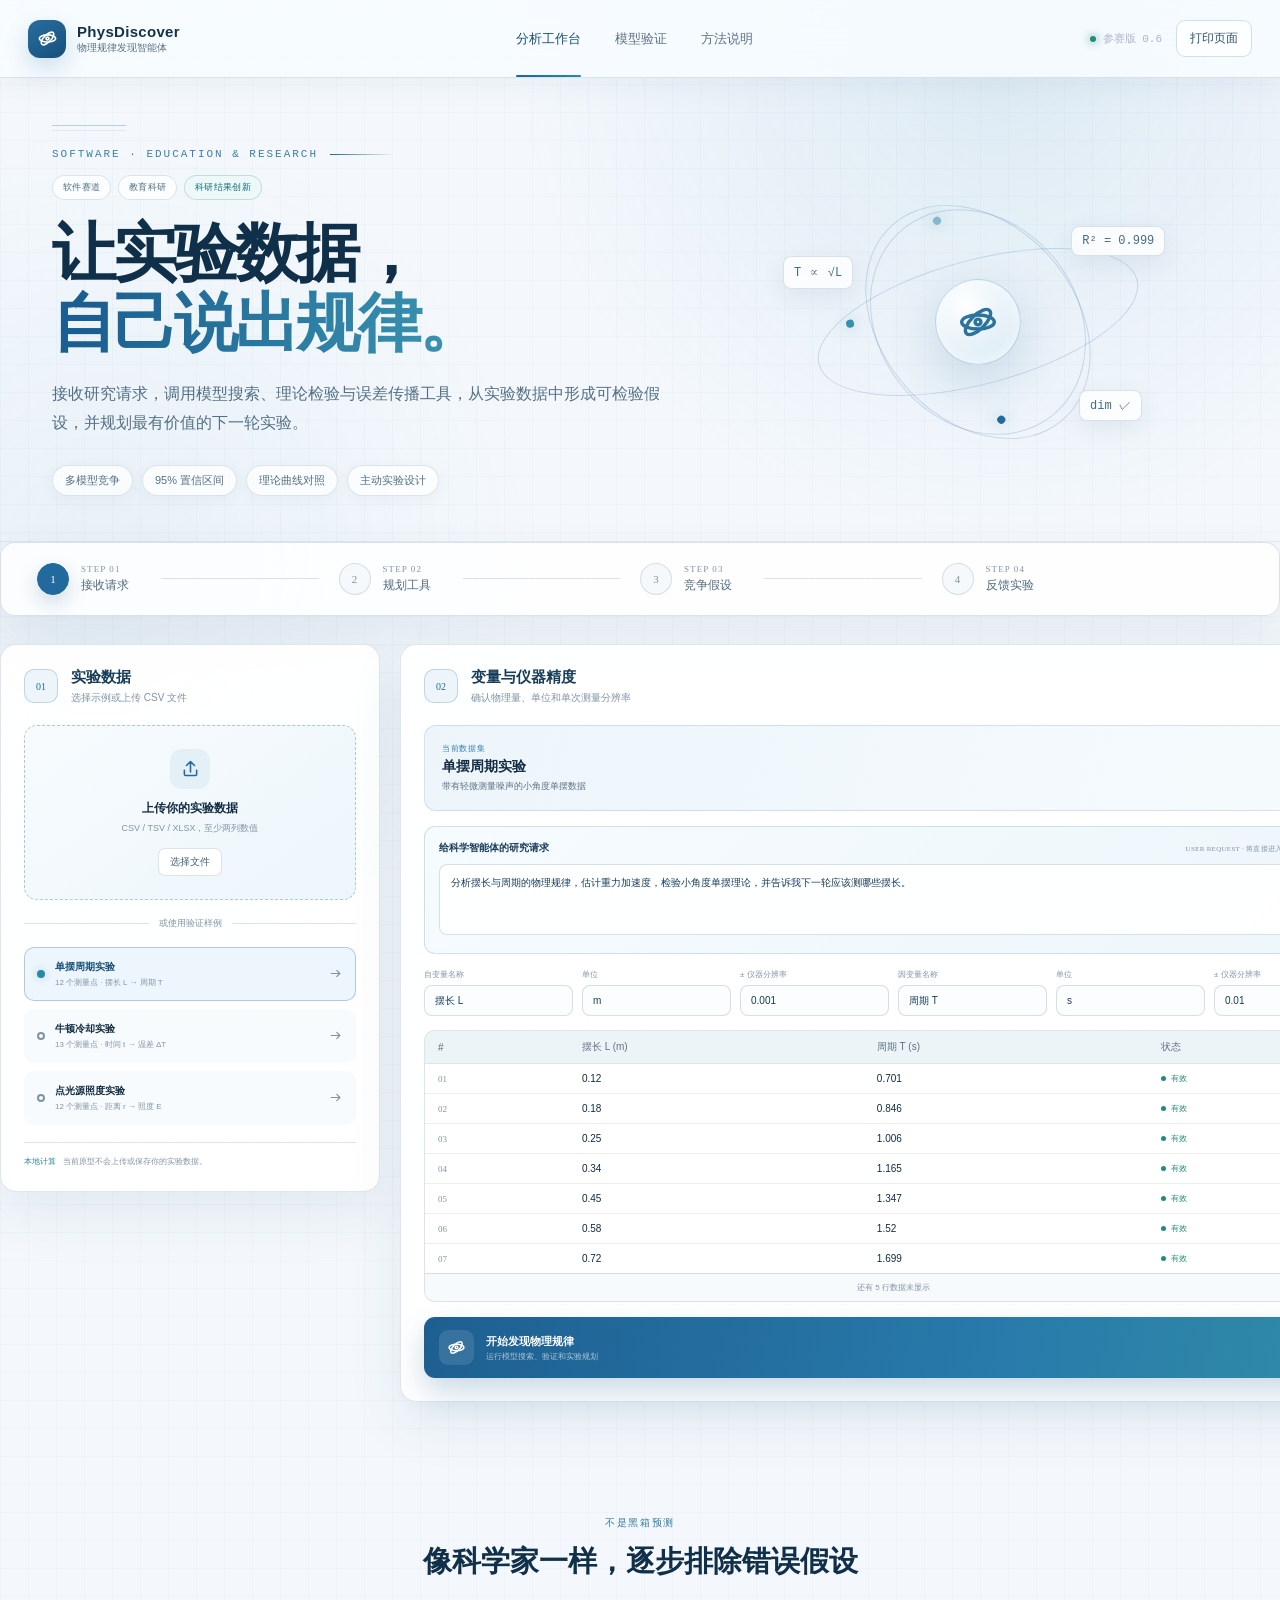
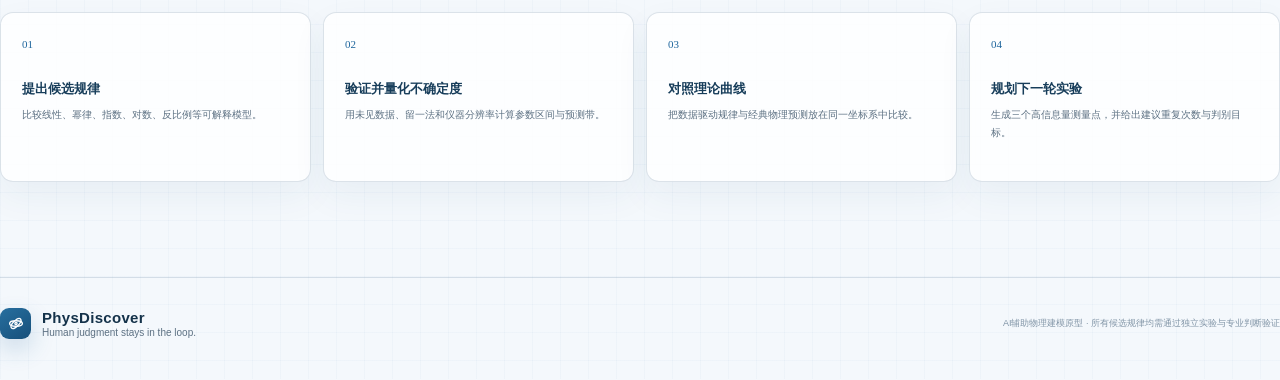
<file: index.html>
<!DOCTYPE html><html lang="zh-CN"><head><meta charSet="utf-8"/><meta name="viewport" content="width=device-width, initial-scale=1"/><link rel="stylesheet" href="/_next/static/chunks/0x7vfk76heco-.css" data-precedence="next"/><link rel="preload" as="script" fetchPriority="low" href="/_next/static/chunks/0kzxnmbgkw8a3.js"/><script src="/_next/static/chunks/1mw765o8mws5i.js" async=""></script><script src="/_next/static/chunks/0npg3y4613k6h.js" async=""></script><script src="/_next/static/chunks/turbopack-38wkwys9cii3s.js" async=""></script><script src="/_next/static/chunks/270o2fvewddqa.js" async=""></script><script src="/_next/static/chunks/0eri53clpvbyo.js" async=""></script><title>PhysDiscover | 物理规律发现智能体</title><meta name="description" content="从实验数据中发现可解释方程，验证物理规律，并规划下一次实验。"/><link rel="icon" href="/icon.svg?icon.3h99lpz4jo2ez.svg" sizes="any" type="image/svg+xml"/><script src="/_next/static/chunks/0cz1d0mv5g_q7.js" noModule=""></script></head><body><div hidden=""><!--$--><!--/$--></div><main><header class="topbar"><a class="brand" href="#top" aria-label="PhysDiscover 首页"><span class="brand-mark"><svg viewBox="0 0 24 24" aria-hidden="true"><ellipse cx="12" cy="12" rx="8.5" ry="3.7"></ellipse><ellipse cx="12" cy="12" rx="3.7" ry="8.5" transform="rotate(45 12 12)"></ellipse><circle cx="12" cy="12" r="1.5"></circle></svg></span><span><strong>PhysDiscover</strong><small>物理规律发现智能体</small></span></a><nav><a class="active" href="#workspace">分析工作台</a><a href="#results">模型验证</a><a href="#method">方法说明</a></nav><div class="top-actions"><span class="prototype-tag"><i></i> 参赛版 0.6</span><button class="ghost-btn">打印页面</button></div></header><section class="hero" id="top"><div class="hero-copy"><div class="eyebrow"><span>SOFTWARE · EDUCATION &amp; RESEARCH</span><i></i></div><div class="competition-route"><span>软件赛道</span><span>教育科研</span><strong>科研结果创新</strong></div><h1>让实验数据，<br/><em>自己说出规律。</em></h1><p>接收研究请求，调用模型搜索、理论检验与误差传播工具，从实验数据中形成可检验假设，并规划最有价值的下一轮实验。</p><div class="hero-pills"><span>多模型竞争</span><span>95% 置信区间</span><span>理论曲线对照</span><span>主动实验设计</span></div></div><div class="hero-orbit" aria-hidden="true"><div class="orbit orbit-one"><i></i></div><div class="orbit orbit-two"><i></i></div><div class="orbit orbit-three"><i></i></div><div class="core"><svg viewBox="0 0 24 24" aria-hidden="true"><ellipse cx="12" cy="12" rx="8.5" ry="3.7"></ellipse><ellipse cx="12" cy="12" rx="3.7" ry="8.5" transform="rotate(45 12 12)"></ellipse><circle cx="12" cy="12" r="1.5"></circle></svg></div><span class="formula f1">T ∝ √L</span><span class="formula f2">R² = 0.999</span><span class="formula f3">dim ✓</span></div></section><section class="stepbar" aria-label="分析流程"><div class="step current"><span>1</span><div><small>STEP 0<!-- -->1</small><strong>接收请求</strong></div><i class="step-line"></i></div><div class="step "><span>2</span><div><small>STEP 0<!-- -->2</small><strong>规划工具</strong></div><i class="step-line"></i></div><div class="step "><span>3</span><div><small>STEP 0<!-- -->3</small><strong>竞争假设</strong></div><i class="step-line"></i></div><div class="step "><span>4</span><div><small>STEP 0<!-- -->4</small><strong>反馈实验</strong></div></div></section><section class="workspace" id="workspace"><aside class="panel source-panel"><div class="panel-title"><div><span class="section-number">01</span><div><h2>实验数据</h2><p>选择示例或上传 CSV 文件</p></div></div></div><button class="upload-zone"><span class="upload-icon"><svg viewBox="0 0 24 24" aria-hidden="true"><path d="M12 16V4m0 0L7.5 8.5M12 4l4.5 4.5M5 14v4.5A1.5 1.5 0 006.5 20h11a1.5 1.5 0 001.5-1.5V14"></path></svg></span><strong>上传你的实验数据</strong><small>CSV / TSV / XLSX，至少两列数值</small><span class="upload-cta">选择文件</span></button><input type="file" accept=".csv,.tsv,.txt,.xlsx" hidden=""/><div class="divider"><span>或使用验证样例</span></div><div class="sample-list"><button class="selected"><span class="sample-dot"></span><span><strong>单摆周期实验</strong><small>12<!-- --> 个测量点 · <!-- -->摆长 L<!-- --> → <!-- -->周期 T</small></span><svg viewBox="0 0 24 24" aria-hidden="true"><path d="M5 12h14m-5-5l5 5-5 5"></path></svg></button><button class=""><span class="sample-dot"></span><span><strong>牛顿冷却实验</strong><small>13<!-- --> 个测量点 · <!-- -->时间 t<!-- --> → <!-- -->温差 ΔT</small></span><svg viewBox="0 0 24 24" aria-hidden="true"><path d="M5 12h14m-5-5l5 5-5 5"></path></svg></button><button class=""><span class="sample-dot"></span><span><strong>点光源照度实验</strong><small>12<!-- --> 个测量点 · <!-- -->距离 r<!-- --> → <!-- -->照度 E</small></span><svg viewBox="0 0 24 24" aria-hidden="true"><path d="M5 12h14m-5-5l5 5-5 5"></path></svg></button></div><div class="privacy-note"><span>本地计算</span> 当前原型不会上传或保存你的实验数据。</div></aside><section class="panel data-panel"><div class="panel-title"><div><span class="section-number">02</span><div><h2>变量与仪器精度</h2><p>确认物理量、单位和单次测量分辨率</p></div></div><span class="quality-badge"><svg viewBox="0 0 24 24" aria-hidden="true"><path d="M5 12.5l4.2 4.2L19 7"></path></svg> 数据可分析</span></div><div class="dataset-summary"><div><small>当前数据集</small><strong>单摆周期实验</strong><p>带有轻微测量噪声的小角度单摆数据</p></div><span>12<small>有效点</small></span></div><label class="agent-request-card"><span><strong>给科学智能体的研究请求</strong><small>USER REQUEST · 将直接进入规划与工具调用流程</small></span><textarea rows="3" placeholder="例如：分析摆长与周期的规律，估计重力加速度，并建议下一轮实验。">分析摆长与周期的物理规律，估计重力加速度，检验小角度单摆理论，并告诉我下一轮应该测哪些摆长。</textarea></label><div class="variable-grid"><label><span>自变量名称</span><input value="摆长 L"/></label><label><span>单位</span><input placeholder="例如 m" value="m"/></label><label><span>± 仪器分辨率</span><input type="number" min="0" step="any" value="0.001"/></label><label><span>因变量名称</span><input value="周期 T"/></label><label><span>单位</span><input placeholder="例如 s" value="s"/></label><label><span>± 仪器分辨率</span><input type="number" min="0" step="any" value="0.01"/></label></div><div class="table-wrap"><table><thead><tr><th>#</th><th>摆长 L<!-- --> <!-- -->(m)</th><th>周期 T<!-- --> <!-- -->(s)</th><th>状态</th></tr></thead><tbody><tr><td>01</td><td>0.12</td><td>0.701</td><td><span class="valid-dot"></span>有效</td></tr><tr><td>02</td><td>0.18</td><td>0.846</td><td><span class="valid-dot"></span>有效</td></tr><tr><td>03</td><td>0.25</td><td>1.006</td><td><span class="valid-dot"></span>有效</td></tr><tr><td>04</td><td>0.34</td><td>1.165</td><td><span class="valid-dot"></span>有效</td></tr><tr><td>05</td><td>0.45</td><td>1.347</td><td><span class="valid-dot"></span>有效</td></tr><tr><td>06</td><td>0.58</td><td>1.52</td><td><span class="valid-dot"></span>有效</td></tr><tr><td>07</td><td>0.72</td><td>1.699</td><td><span class="valid-dot"></span>有效</td></tr></tbody></table><div class="more-rows">还有 <!-- -->5<!-- --> 行数据未显示</div></div><button class="analyze-btn "><span class="analyze-icon"><svg viewBox="0 0 24 24" aria-hidden="true"><ellipse cx="12" cy="12" rx="8.5" ry="3.7"></ellipse><ellipse cx="12" cy="12" rx="3.7" ry="8.5" transform="rotate(45 12 12)"></ellipse><circle cx="12" cy="12" r="1.5"></circle></svg></span><span><strong>开始发现物理规律</strong><small>运行模型搜索、验证和实验规划</small></span><svg viewBox="0 0 24 24" aria-hidden="true"><path d="M5 12h14m-5-5l5 5-5 5"></path></svg></button></section></section><section class="method-preview" id="method"><div class="section-kicker">不是黑箱预测</div><h2>像科学家一样，逐步排除错误假设</h2><div class="method-grid"><article><span>01</span><h3>提出候选规律</h3><p>比较线性、幂律、指数、对数、反比例等可解释模型。</p></article><article><span>02</span><h3>验证并量化不确定度</h3><p>用未见数据、留一法和仪器分辨率计算参数区间与预测带。</p></article><article><span>03</span><h3>对照理论曲线</h3><p>把数据驱动规律与经典物理预测放在同一坐标系中比较。</p></article><article><span>04</span><h3>规划下一轮实验</h3><p>生成三个高信息量测量点，并给出建议重复次数与判别目标。</p></article></div></section><footer><div class="brand footer-brand"><span class="brand-mark"><svg viewBox="0 0 24 24" aria-hidden="true"><ellipse cx="12" cy="12" rx="8.5" ry="3.7"></ellipse><ellipse cx="12" cy="12" rx="3.7" ry="8.5" transform="rotate(45 12 12)"></ellipse><circle cx="12" cy="12" r="1.5"></circle></svg></span><span><strong>PhysDiscover</strong><small>Human judgment stays in the loop.</small></span></div><p>AI辅助物理建模原型 · 所有候选规律均需通过独立实验与专业判断验证</p></footer></main><!--$--><!--/$--><script src="/_next/static/chunks/0kzxnmbgkw8a3.js" id="_R_" async=""></script><script>(self.__next_f=self.__next_f||[]).push([0])</script><script>self.__next_f.push([1,"1:\"$Sreact.fragment\"\n2:I[89478,[\"/_next/static/chunks/270o2fvewddqa.js\"],\"default\"]\n3:I[6453,[\"/_next/static/chunks/270o2fvewddqa.js\"],\"default\"]\n4:I[64289,[\"/_next/static/chunks/270o2fvewddqa.js\"],\"ClientPageRoot\"]\n5:I[81694,[\"/_next/static/chunks/270o2fvewddqa.js\",\"/_next/static/chunks/0eri53clpvbyo.js\"],\"default\"]\n8:I[72905,[\"/_next/static/chunks/270o2fvewddqa.js\"],\"OutletBoundary\"]\n9:\"$Sreact.suspense\"\nb:I[72905,[\"/_next/static/chunks/270o2fvewddqa.js\"],\"ViewportBoundary\"]\nd:I[72905,[\"/_next/static/chunks/270o2fvewddqa.js\"],\"MetadataBoundary\"]\nf:I[99389,[\"/_next/static/chunks/270o2fvewddqa.js\"],\"default\",1]\n:HL[\"/_next/static/chunks/0x7vfk76heco-.css\",\"style\"]\n"])</script><script>self.__next_f.push([1,"0:{\"P\":null,\"c\":[\"\",\"\"],\"q\":\"\",\"i\":false,\"f\":[[[\"\",{\"children\":[\"__PAGE__\",{}]},\"$undefined\",\"$undefined\",16],[[\"$\",\"$1\",\"c\",{\"children\":[[[\"$\",\"link\",\"0\",{\"rel\":\"stylesheet\",\"href\":\"/_next/static/chunks/0x7vfk76heco-.css\",\"precedence\":\"next\",\"crossOrigin\":\"$undefined\",\"nonce\":\"$undefined\"}],[\"$\",\"script\",\"script-0\",{\"src\":\"/_next/static/chunks/270o2fvewddqa.js\",\"async\":true,\"nonce\":\"$undefined\"}]],[\"$\",\"html\",null,{\"lang\":\"zh-CN\",\"children\":[\"$\",\"body\",null,{\"children\":[\"$\",\"$L2\",null,{\"parallelRouterKey\":\"children\",\"error\":\"$undefined\",\"errorStyles\":\"$undefined\",\"errorScripts\":\"$undefined\",\"template\":[\"$\",\"$L3\",null,{}],\"templateStyles\":\"$undefined\",\"templateScripts\":\"$undefined\",\"notFound\":[[[\"$\",\"title\",null,{\"children\":\"404: This page could not be found.\"}],[\"$\",\"div\",null,{\"style\":{\"fontFamily\":\"system-ui,\\\"Segoe UI\\\",Roboto,Helvetica,Arial,sans-serif,\\\"Apple Color Emoji\\\",\\\"Segoe UI Emoji\\\"\",\"height\":\"100vh\",\"textAlign\":\"center\",\"display\":\"flex\",\"flexDirection\":\"column\",\"alignItems\":\"center\",\"justifyContent\":\"center\"},\"children\":[\"$\",\"div\",null,{\"children\":[[\"$\",\"style\",null,{\"dangerouslySetInnerHTML\":{\"__html\":\"body{color:#000;background:#fff;margin:0}.next-error-h1{border-right:1px solid rgba(0,0,0,.3)}@media (prefers-color-scheme:dark){body{color:#fff;background:#000}.next-error-h1{border-right:1px solid rgba(255,255,255,.3)}}\"}}],[\"$\",\"h1\",null,{\"className\":\"next-error-h1\",\"style\":{\"display\":\"inline-block\",\"margin\":\"0 20px 0 0\",\"padding\":\"0 23px 0 0\",\"fontSize\":24,\"fontWeight\":500,\"verticalAlign\":\"top\",\"lineHeight\":\"49px\"},\"children\":404}],[\"$\",\"div\",null,{\"style\":{\"display\":\"inline-block\"},\"children\":[\"$\",\"h2\",null,{\"style\":{\"fontSize\":14,\"fontWeight\":400,\"lineHeight\":\"49px\",\"margin\":0},\"children\":\"This page could not be found.\"}]}]]}]}]],[]],\"forbidden\":\"$undefined\",\"unauthorized\":\"$undefined\"}]}]}]]}],{\"children\":[[\"$\",\"$1\",\"c\",{\"children\":[[\"$\",\"$L4\",null,{\"Component\":\"$5\",\"serverProvidedParams\":{\"searchParams\":{},\"params\":{},\"promises\":[\"$@6\",\"$@7\"]}}],[[\"$\",\"script\",\"script-0\",{\"src\":\"/_next/static/chunks/0eri53clpvbyo.js\",\"async\":true,\"nonce\":\"$undefined\"}]],[\"$\",\"$L8\",null,{\"children\":[\"$\",\"$9\",null,{\"name\":\"Next.MetadataOutlet\",\"children\":\"$@a\"}]}]]}],{},null,false,null]},null,false,null],[\"$\",\"$1\",\"h\",{\"children\":[null,[\"$\",\"$Lb\",null,{\"children\":\"$Lc\"}],[\"$\",\"div\",null,{\"hidden\":true,\"children\":[\"$\",\"$Ld\",null,{\"children\":[\"$\",\"$9\",null,{\"name\":\"Next.Metadata\",\"children\":\"$Le\"}]}]}],null]}],false]],\"m\":\"$undefined\",\"G\":[\"$f\",[[\"$\",\"link\",\"0\",{\"rel\":\"stylesheet\",\"href\":\"/_next/static/chunks/0x7vfk76heco-.css\",\"precedence\":\"next\",\"crossOrigin\":\"$undefined\",\"nonce\":\"$undefined\"}]]],\"S\":true,\"h\":null,\"s\":\"$undefined\",\"l\":\"$undefined\",\"p\":\"$undefined\",\"d\":\"$undefined\",\"b\":\"4eQtIt0Q7JwVmwk9v_l5J\"}\n"])</script><script>self.__next_f.push([1,"6:{}\n7:\"$0:f:0:1:1:children:0:props:children:0:props:serverProvidedParams:params\"\n"])</script><script>self.__next_f.push([1,"c:[[\"$\",\"meta\",\"0\",{\"charSet\":\"utf-8\"}],[\"$\",\"meta\",\"1\",{\"name\":\"viewport\",\"content\":\"width=device-width, initial-scale=1\"}]]\n"])</script><script>self.__next_f.push([1,"10:I[73596,[\"/_next/static/chunks/270o2fvewddqa.js\"],\"IconMark\"]\na:null\ne:[[\"$\",\"title\",\"0\",{\"children\":\"PhysDiscover | 物理规律发现智能体\"}],[\"$\",\"meta\",\"1\",{\"name\":\"description\",\"content\":\"从实验数据中发现可解释方程，验证物理规律，并规划下一次实验。\"}],[\"$\",\"link\",\"2\",{\"rel\":\"icon\",\"href\":\"/icon.svg?icon.3h99lpz4jo2ez.svg\",\"sizes\":\"any\",\"type\":\"image/svg+xml\"}],[\"$\",\"$L10\",\"3\",{}]]\n"])</script></body></html>
</file>
<file: _next/static/chunks/0x7vfk76heco-.css>
:root{--bg:#f4f8fc;--surface:#fff;--surface-2:#f8fbfe;--surface-3:#edf4fa;--border:#26527729;--border-strong:#1d649a5c;--text:#122c43;--muted:#5d7183;--subtle:#8094a6;--violet:#1f669d;--violet-2:#397faf;--cyan:#2789a8;--amber:#b6782b;--success:#238b78;--shadow:0 20px 55px #234d701a}*{box-sizing:border-box}html{scroll-behavior:smooth}body{color:var(--text);background:linear-gradient(#1f669d07 1px, transparent 1px), linear-gradient(90deg, #1f669d07 1px, transparent 1px), radial-gradient(circle at 78% 3%, #428bbc21, transparent 30rem), radial-gradient(circle at 8% 28%, #5aa4c414, transparent 27rem), var(--bg);background-size:28px 28px,28px 28px,auto,auto,auto;margin:0;font-family:Segoe UI,Microsoft YaHei,PingFang SC,sans-serif}button,input{font:inherit}button,a{-webkit-tap-highlight-color:transparent}button{color:inherit}a{color:inherit;text-decoration:none}svg{fill:none;stroke:currentColor;stroke-width:1.8px;stroke-linecap:round;stroke-linejoin:round}.topbar{border-bottom:1px solid var(--border);z-index:20;-webkit-backdrop-filter:blur(18px);backdrop-filter:blur(18px);background:#070913d4;justify-content:space-between;align-items:center;height:78px;padding:0 max(28px,50vw - 690px);display:flex;position:sticky;top:0}.brand{align-items:center;gap:11px;display:flex}.brand-mark{color:#fff;background:linear-gradient(145deg,#7650ee,#4e2dbe);border-radius:12px;place-items:center;width:38px;height:38px;display:grid;box-shadow:0 0 30px #8154ff40}.brand-mark svg{width:23px;height:23px}.brand>span:last-child{flex-direction:column;display:flex}.brand strong{letter-spacing:.02em;font-size:15px}.brand small{color:var(--muted);margin-top:1px;font-size:10px}.topbar nav{align-self:stretch;gap:34px;display:flex}.topbar nav a{color:var(--muted);align-items:center;font-size:13px;display:flex;position:relative}.topbar nav a.active:after{content:"";background:linear-gradient(90deg, var(--violet), var(--cyan));border-radius:9px;height:2px;position:absolute;bottom:0;left:0;right:0}.top-actions{align-items:center;gap:14px;display:flex}.prototype-tag{color:#aeb5cf;align-items:center;gap:7px;font:11px DM Mono,monospace;display:flex}.prototype-tag i{background:var(--success);width:6px;height:6px;box-shadow:0 0 10px var(--success);border-radius:50%}.ghost-btn,.results-actions button{border:1px solid var(--border);cursor:pointer;background:#ffffff06;border-radius:9px;padding:9px 13px;font-size:12px}.ghost-btn:hover,.results-actions button:hover{border-color:var(--border-strong);background:#845bff14}.hero{grid-template-columns:1.15fr .85fr;align-items:center;max-width:1380px;min-height:390px;margin:0 auto;padding:70px 52px 45px;display:grid;overflow:hidden}.hero-copy{z-index:2;position:relative}.eyebrow{color:var(--violet-2);letter-spacing:.18em;align-items:center;gap:12px;font:11px DM Mono,monospace;display:flex}.eyebrow i{background:linear-gradient(90deg, var(--violet), transparent);width:64px;height:1px}.competition-route{flex-wrap:wrap;align-items:center;gap:7px;margin-top:15px;display:flex}.competition-route span,.competition-route strong{border:1px solid var(--border);letter-spacing:.03em;border-radius:999px;padding:5px 10px;font-size:9px;font-weight:500}.hero h1{letter-spacing:-.055em;margin:19px 0 20px;font-size:clamp(46px,5vw,72px);line-height:1.09}.hero h1 em{color:#0000;background:linear-gradient(100deg,#a68cff 5%,#6dd9d0 90%);-webkit-background-clip:text;background-clip:text;font-style:normal}.hero-copy>p{color:#abb1ca;max-width:620px;font-size:16px;line-height:1.85}.hero-pills{flex-wrap:wrap;gap:9px;margin-top:27px;display:flex}.hero-pills span{border:1px solid var(--border);color:#9da4c0;background:#ffffff06;border-radius:30px;padding:7px 12px;font-size:11px}.hero-orbit{justify-self:center;width:390px;height:300px;position:relative}.orbit{border:1px solid #8f6fff33;border-radius:50%;position:absolute;inset:50%;transform:translate(-50%,-50%)rotate(-15deg)}.orbit-one{width:330px;height:125px}.orbit-two{width:260px;height:195px;transform:translate(-50%,-50%)rotate(49deg)}.orbit-three{width:200px;height:240px;transform:translate(-50%,-50%)rotate(-38deg)}.orbit i{background:var(--cyan);width:8px;height:8px;box-shadow:0 0 15px var(--cyan);border-radius:50%;position:absolute;top:21%;left:11%}.orbit-two i{background:var(--violet);box-shadow:0 0 15px var(--violet);top:72%;left:83%}.orbit-three i{background:var(--amber);box-shadow:0 0 15px var(--amber);top:4%;left:63%}.core{color:#d6ceff;background:radial-gradient(circle at 35% 30%,#49368b,#15172d 65%);border-radius:50%;place-items:center;width:86px;height:86px;display:grid;position:absolute;top:50%;left:50%;transform:translate(-50%,-50%);box-shadow:0 0 60px #7856ff59,inset 0 0 25px #ffffff0d}.core svg{width:46px;height:46px}.formula{color:#aaa3c9;border:1px solid var(--border);-webkit-backdrop-filter:blur(8px);backdrop-filter:blur(8px);background:#0b0d1bbf;border-radius:8px;padding:7px 10px;font:12px DM Mono,monospace;position:absolute}.f1{top:28%;left:0}.f2{top:18%;right:2%}.f3{color:var(--cyan);bottom:17%;right:8%}.stepbar{border:1px solid var(--border);max-width:1280px;box-shadow:var(--shadow);background:#0d1020b8;border-radius:15px;grid-template-columns:repeat(4,1fr);margin:0 auto 28px;padding:20px 36px;display:grid}.step{align-items:center;gap:12px;display:flex;position:relative}.step>span{border:1px solid var(--border);width:32px;height:32px;color:var(--subtle);background:var(--surface);border-radius:50%;place-items:center;font:11px DM Mono;display:grid}.step>span svg{width:16px}.step.current>span{color:#fff;background:var(--violet);border-color:var(--violet);box-shadow:0 0 20px #8d66ff59}.step>div{flex-direction:column;gap:3px;display:flex}.step small{color:var(--subtle);letter-spacing:.12em;font:9px DM Mono}.step strong{color:#aeb4cb;font-size:12px;font-weight:500}.step-line{background:var(--border);flex:1;height:1px;margin:0 20px}.workspace{grid-template-columns:380px 1fr;align-items:start;gap:20px;max-width:1280px;margin:0 auto;padding-bottom:80px;display:grid}.panel,.result-card,.agent-log{border:1px solid var(--border);box-shadow:var(--shadow);background:linear-gradient(145deg,#12162aed,#0a0d1bf2);border-radius:16px}.panel{padding:23px}.panel-title{justify-content:space-between;align-items:center;margin-bottom:20px;display:flex}.panel-title>div{align-items:center;gap:13px;display:flex}.section-number{color:var(--violet-2);background:#8d66ff14;border:1px solid #8d66ff4d;border-radius:10px;place-items:center;width:34px;height:34px;font:10px DM Mono;display:grid}.panel-title h2{margin:0 0 4px;font-size:15px}.panel-title p{color:var(--subtle);margin:0;font-size:10px}.upload-zone{cursor:pointer;background:linear-gradient(145deg,#7853f50f,#1fcbc006);border:1px dashed #8b75e261;border-radius:13px;flex-direction:column;justify-content:center;align-items:center;width:100%;min-height:175px;transition:all .2s;display:flex}.upload-zone:hover{border-color:var(--violet);background:#7853f517;transform:translateY(-2px)}.upload-icon{width:40px;height:40px;color:var(--violet-2);background:#8d66ff1f;border-radius:12px;place-items:center;margin-bottom:11px;display:grid}.upload-icon svg{width:21px}.upload-zone strong{font-size:12px}.upload-zone small{color:var(--subtle);margin:5px 0 13px;font-size:9px}.upload-cta{border:1px solid var(--border);color:#afb5cb;border-radius:7px;padding:6px 11px;font-size:10px}.divider{color:var(--subtle);align-items:center;gap:10px;margin:17px 0;font-size:9px;display:flex}.divider:before,.divider:after{content:"";background:var(--border);flex:1;height:1px}.sample-list{flex-direction:column;gap:8px;display:flex}.sample-list button{text-align:left;cursor:pointer;background:#ffffff06;border:1px solid #0000;border-radius:10px;grid-template-columns:auto 1fr auto;align-items:center;gap:10px;padding:12px;display:grid}.sample-list button:hover,.sample-list button.selected{border-color:var(--border-strong);background:#885eff13}.sample-list button>svg{width:15px;color:var(--subtle)}.sample-list button>span:nth-child(2){flex-direction:column;gap:3px;display:flex}.sample-list strong{font-size:10px;font-weight:600}.sample-list small{color:var(--subtle);font-size:8px}.sample-dot{border:2px solid var(--subtle);border-radius:50%;width:8px;height:8px}.selected .sample-dot{border-color:var(--cyan);background:var(--cyan);box-shadow:0 0 8px var(--cyan)}.privacy-note{color:var(--subtle);border-top:1px solid var(--border);margin-top:17px;padding-top:13px;font-size:8px;line-height:1.6}.privacy-note span{color:var(--cyan);margin-right:5px}.quality-badge{color:var(--success);background:#45d7ad0f;border:1px solid #45d7ad33;border-radius:20px;align-items:center;gap:5px;padding:6px 8px;font-size:9px;display:flex}.quality-badge svg{width:13px}.dataset-summary{background:linear-gradient(105deg,#8d66ff1f,#27d4c709);border:1px solid #8d66ff2e;border-radius:12px;justify-content:space-between;align-items:center;margin-bottom:15px;padding:17px;display:flex}.dataset-summary>div{flex-direction:column;display:flex}.dataset-summary small{color:var(--violet-2);text-transform:uppercase;letter-spacing:.08em;font-size:8px}.dataset-summary strong{margin:4px 0;font-size:14px}.dataset-summary p{color:var(--muted);margin:0;font-size:9px}.dataset-summary>span{color:#fff;text-align:right;font:27px DM Mono}.dataset-summary>span small{color:var(--subtle);font:8px Noto Sans SC;display:block}.agent-request-card{background:#8d66ff0d;border:1px solid #8d66ff33;border-radius:11px;margin-bottom:15px;padding:14px;display:block}.agent-request-card>span{justify-content:space-between;align-items:baseline;gap:12px;margin-bottom:9px;display:flex}.agent-request-card strong{font-size:10px;font-weight:650}.agent-request-card small{color:var(--subtle);letter-spacing:.04em;text-align:right;font:7px DM Mono}.agent-request-card textarea{resize:vertical;color:#e4e6ef;border:1px solid var(--border);background:#04060e73;border-radius:8px;outline:none;width:100%;min-height:66px;padding:10px 11px;font:10px/1.65 Noto Sans SC,sans-serif}.variable-grid{grid-template-columns:1fr .38fr .5fr 1fr .38fr .5fr;gap:9px;margin-bottom:14px;display:grid}.variable-grid label{flex-direction:column;gap:5px;display:flex}.variable-grid label span{color:var(--subtle);font-size:8px}.variable-grid input{color:#e4e6ef;border:1px solid var(--border);background:#04060e73;border-radius:8px;outline:none;min-width:0;padding:9px 10px;font-size:10px}.table-wrap{border:1px solid var(--border);border-radius:11px;overflow:hidden}table{border-collapse:collapse;width:100%;font-size:10px}th{color:var(--subtle);text-align:left;background:#ffffff06;font-weight:500}th,td{border-bottom:1px solid #949eca16;padding:9px 13px}tbody tr:last-child td{border-bottom:0}td:first-child{color:var(--subtle);font:9px DM Mono}td:last-child{color:var(--success);font-size:8px}.valid-dot{background:var(--success);border-radius:50%;width:5px;height:5px;margin-right:5px;display:inline-block}.more-rows{text-align:center;color:var(--subtle);border-top:1px solid var(--border);background:#ffffff04;padding:8px;font-size:8px}.error-box{color:#ffadb3;background:#f46c7514;border:1px solid #f46c754d;border-radius:9px;margin-top:12px;padding:10px;font-size:10px}.analyze-btn{text-align:left;cursor:pointer;background:linear-gradient(100deg,#6f48dc,#4f38b1 60%,#286b78);border:0;border-radius:11px;grid-template-columns:auto 1fr auto;align-items:center;gap:12px;width:100%;margin-top:15px;padding:13px 15px;display:grid;box-shadow:0 12px 30px #5739c247}.analyze-btn:hover{filter:brightness(1.12);transform:translateY(-1px)}.analyze-btn:disabled{cursor:wait;opacity:.8}.analyze-btn>svg{width:18px}.analyze-icon{background:#ffffff1c;border-radius:9px;place-items:center;width:35px;height:35px;display:grid}.analyze-icon svg{width:21px}.analyze-btn>span:nth-child(2){flex-direction:column;gap:2px;display:flex}.analyze-btn strong{font-size:11px}.analyze-btn small{color:#ffffffa1;font-size:8px}.analyze-btn.running .analyze-icon{animation:1.1s infinite alternate pulse}@keyframes pulse{to{transform:rotate(18deg)scale(1.08);box-shadow:0 0 18px #fff3}}.method-preview{text-align:center;max-width:1280px;margin:0 auto;padding:34px 0 95px}.section-kicker{color:var(--violet-2);letter-spacing:.16em;font:10px DM Mono}.method-preview h2{margin:12px 0 30px;font-size:29px}.method-grid{text-align:left;grid-template-columns:repeat(4,1fr);gap:12px;display:grid}.method-grid article{border:1px solid var(--border);background:#0f1223b3;border-radius:13px;min-height:170px;padding:21px}.method-grid span{color:var(--violet);font:11px DM Mono}.method-grid h3{margin:28px 0 8px;font-size:13px}.method-grid p{color:var(--muted);margin:0;font-size:10px;line-height:1.75}.results{max-width:1280px;margin:0 auto;padding:12px 0 90px;scroll-margin-top:95px}.results-header{justify-content:space-between;align-items:center;margin-bottom:16px;display:flex}.results-header>div:first-child{align-items:center;gap:12px;display:flex}.results-header p{color:var(--violet-2);letter-spacing:.16em;margin:0 0 4px;font:8px DM Mono}.results-header h2{margin:0;font-size:18px}.results-actions{gap:8px;display:flex}.results-actions .primary-small{background:#8d66ff29;border-color:#8d66ff66}.finding-banner{border:1px solid var(--border-strong);background:linear-gradient(100deg,#6f48dc30,#0f1224f2 55%,#1cb1ab14);border-radius:15px;grid-template-columns:auto 1fr repeat(3,auto);align-items:center;gap:20px;margin-bottom:18px;padding:18px 23px;display:grid}.finding-mark{color:#cabfff;background:#8d66ff26;border-radius:13px;place-items:center;width:45px;height:45px;display:grid}.finding-mark svg{width:26px}.finding-banner small{color:var(--muted);font-size:8px}.finding-banner h3{margin:3px 0;font-size:12px}.finding-banner p{color:var(--violet-2);margin:0;font:15px DM Mono}.confidence,.metric{border-left:1px solid var(--border);text-align:center;min-width:92px;padding-left:20px}.confidence span,.metric span{color:var(--cyan);font:20px DM Mono;display:block}.result-grid{grid-template-columns:minmax(0,1.55fr) minmax(320px,.75fr);gap:18px;display:grid}.result-card{padding:20px}.card-head{justify-content:space-between;align-items:flex-start;margin-bottom:13px;display:flex}.card-head h3{margin:0 0 4px;font-size:13px}.card-head p{color:var(--subtle);margin:0;font-size:8px}.legend{color:var(--muted);gap:12px;font-size:8px;display:flex}.legend span{align-items:center;gap:5px;display:flex}.point-key{background:#fff;border-radius:50%;width:6px;height:6px}.line-key{background:linear-gradient(90deg, var(--violet), var(--cyan));width:16px;height:2px}.theory-key{border-top:2px dashed #36a888;width:16px;height:0}.band-key{background:#3d8cb829;border:1px solid #3d8cb83d;border-radius:2px;width:16px;height:7px}.chart-wrap{background:#04060e57;border:1px solid #949eca1a;border-radius:11px;overflow:hidden}.chart{width:100%;height:auto;display:block}.grid-line{stroke:#8c96c11a;stroke-width:1px}.grid-line.vertical{stroke-dasharray:3 7}.tick-label,.axis-label{fill:#747c9d;stroke:none;font:9px DM Mono}.axis-label{fill:#9aa1bc;font-size:10px}.data-halo{fill:#ffffff21;stroke:none}.data-point{fill:#f6f5ff;stroke:#8d66ff;stroke-width:1.5px}.confidence-band{fill:#3b87b421;stroke:none}.theory-curve{fill:none;stroke:#2f9b82;stroke-width:2px;stroke-dasharray:7 5}.error-bar{stroke:#6d8799;stroke-width:1px;opacity:.62}.next-line{stroke:var(--amber);stroke-width:1.2px;stroke-dasharray:5 5}.next-dot{fill:var(--amber);stroke:none;filter:drop-shadow(0 0 6px var(--amber))}.next-label{fill:var(--amber);stroke:none;font:8px Noto Sans SC}.candidate-card{min-height:100%}.candidate-list{flex-direction:column;gap:8px;display:flex}.candidate{border:1px solid var(--border);text-align:left;cursor:pointer;background:#ffffff05;border-radius:10px;width:100%;padding:12px}.candidate:hover,.candidate.active{border-color:var(--border-strong);background:#8d66ff14}.candidate-head{align-items:center;gap:6px;display:flex}.rank{color:var(--muted);background:#ffffff0d;border-radius:4px;padding:3px 5px;font-size:7px}.candidate-name{font-size:9px;font-weight:600}.r2{color:var(--muted);margin-left:auto;font:8px DM Mono}.equation{color:#e8e4ff;white-space:nowrap;text-overflow:ellipsis;margin:10px 0;font:12px DM Mono;overflow:hidden}.candidate-meta{color:var(--subtle);grid-template-columns:repeat(3,auto);justify-content:space-between;gap:5px;font-size:7px;display:grid}.candidate-reason{color:#7890a0;margin-top:7px;font-size:7px;line-height:1.45;display:block}.show-more{width:100%;color:var(--violet-2);cursor:pointer;background:0 0;border:0;padding:12px;font-size:9px}.insight-grid{grid-template-columns:1fr 1fr 1.15fr;gap:12px;margin-top:13px;display:grid}.insight-card{border:1px solid var(--border);background:#0f1223bd;border-radius:12px;gap:12px;padding:15px;display:flex}.insight-icon{border-radius:9px;flex:none;place-items:center;width:34px;height:34px;font:15px DM Mono;display:grid}.insight-icon.violet{color:var(--violet-2);background:#8d66ff1f}.insight-icon.amber{color:var(--amber);background:#f0b75e1a}.insight-card small{color:var(--subtle);text-transform:uppercase;letter-spacing:.08em;font-size:7px}.insight-card h3{margin:4px 0 5px;font-size:10px}.insight-card p{color:var(--muted);margin:0;font-size:8px;line-height:1.6}.next-experiment{border-color:#f0b75e33}.agent-log{grid-template-columns:240px 1fr;gap:35px;margin-top:13px;padding:18px 22px;display:grid}.agent-title{align-items:flex-start;gap:11px;display:flex}.agent-avatar{width:38px;height:38px;color:var(--violet-2);background:#8d66ff1f;border-radius:10px;place-items:center;display:grid}.agent-avatar svg{width:21px}.agent-title h3{margin:3px 0 4px;font-size:11px}.agent-title p{color:var(--subtle);margin:0;font-size:8px;line-height:1.5}.agent-log ol{grid-template-columns:repeat(4,1fr);margin:0;padding:0;list-style:none;display:grid}.agent-log li{gap:8px;padding-right:15px;display:flex;position:relative}.agent-log li:after{content:"";background:var(--border);height:1px;position:absolute;top:11px;left:22px;right:0}.agent-log li:last-child:after{display:none}.agent-log li>span{z-index:1;border:1px solid var(--border);background:var(--surface);width:22px;height:22px;color:var(--muted);border-radius:50%;flex:none;place-items:center;font:8px DM Mono;display:grid}.agent-log li>span svg{width:12px}.agent-log li.active>span{color:#fff;background:var(--violet);border-color:var(--violet)}.agent-log li div{margin-left:-30px;padding-top:28px}.agent-log li div>small{color:var(--violet-2);letter-spacing:.04em;margin-bottom:4px;font:6.5px DM Mono;display:block}.agent-log li strong{font-size:8px}.agent-log li p{color:var(--subtle);margin:4px 0 0;font-size:7px;line-height:1.5}.warnings{color:#c6b38f;background:#f0b75e0e;border:1px solid #f0b75e33;border-radius:10px;margin-top:12px;padding:13px 16px;font-size:9px}.warnings strong{color:var(--amber);margin-bottom:5px;display:block}.warnings p{margin:3px 0}footer{border-top:1px solid var(--border);max-width:1280px;color:var(--subtle);justify-content:space-between;align-items:center;margin:0 auto;padding:30px 0 40px;font-size:9px;display:flex}.footer-brand .brand-mark{border-radius:9px;width:31px;height:31px}.footer-brand .brand-mark svg{width:18px}.topbar{background:#f8fcffe0;border-bottom-color:#22577f24;box-shadow:0 8px 28px #2652770d}.brand-mark{background:linear-gradient(145deg,#276f9f,#174f7a);box-shadow:0 10px 25px #1f669d33}.brand strong{color:#14324a}.topbar nav a:hover,.topbar nav a.active{color:#174f7a}.ghost-btn,.results-actions button{color:#31566f;background:#ffffffb8;border-color:#2652772e}.ghost-btn:hover,.results-actions button:hover{color:#164f79;background:#edf6fc}.hero{border-bottom:1px solid #26527714;position:relative}.hero:before{content:"";border-top:1px solid #1f669d47;border-bottom:1px solid #1f669d1a;width:74px;height:4px;position:absolute;top:47px;left:52px}.hero h1,.method-preview h2,.results-header h2{color:#102f49;font-family:Noto Serif SC,Songti SC,STSong,serif;font-weight:700}.hero h1{letter-spacing:-.045em}.hero h1 em{background:linear-gradient(100deg,#1b5e91 8%,#3992af 92%);-webkit-background-clip:text;background-clip:text}.hero-copy>p{color:#557084}.hero-pills span{color:#527086;background:#ffffffb8;border-color:#26527724;box-shadow:0 4px 16px #2652770a}.orbit{border-color:#236c9e33}.orbit i,.orbit-two i,.orbit-three i{background:#398fae;box-shadow:0 0 15px #398fae73}.orbit-two i{background:#246a9c}.orbit-three i{background:#83b7ce}.core{color:#2c739e;background:radial-gradient(circle at 35% 30%,#fff,#dcecf5 68%);border:1px solid #1f669d33;box-shadow:0 18px 50px #1f669d2e,inset 0 0 25px #fffc}.formula{color:#456a83;background:#ffffffc7;box-shadow:0 8px 25px #26527714}.stepbar{background:#ffffffd6;box-shadow:0 18px 45px #234d7014}.step>span{background:#f5f9fc}.step.current>span{background:#226a9d;border-color:#226a9d;box-shadow:0 8px 20px #226a9d38}.step.complete>span{color:#238b78;background:#ebf7f4;border-color:#238b7847}.step strong{color:#526b7e}.panel,.result-card,.agent-log{background:#ffffffeb;border-color:#26527724;box-shadow:0 20px 55px #234d7017}.panel-title h2,.card-head h3,.agent-title h3,.insight-card h3{color:#173d5a}.section-number{color:#246a9c;background:#edf5fa;border-color:#1f669d38}.upload-zone{background:linear-gradient(145deg,#f7fbfe,#edf6fb);border-color:#1f669d52}.upload-zone:hover{background:#eef7fc;border-color:#2877aa}.upload-icon{color:#246a9c;background:#e4f0f7}.upload-cta{color:#42647b;background:#fff}.sample-list button{background:#f8fbfd}.sample-list button:hover,.sample-list button.selected{color:#174f7a;background:#edf6fc;border-color:#1f669d4d}.selected .sample-dot{background:#2789a8;border-color:#2789a8;box-shadow:0 0 8px #2789a852}.quality-badge{color:#237866;background:#eef8f5;border-color:#238b7833}.dataset-summary{background:linear-gradient(105deg,#edf5fb,#f6fbfd);border-color:#1f669d29}.dataset-summary>span{color:#173d5a}.competition-route span{color:#4d6e84;background:#ffffffc2;border-color:#26527726}.competition-route strong{color:#176c79;background:#edf8f8;border-color:#176c7933}.agent-request-card{background:linear-gradient(135deg,#f6fbfe,#edf6fb);border-color:#1f669d2b}.agent-request-card strong{color:#173d5a}.agent-request-card textarea{color:#173d5a;background:#ffffffe6;border-color:#2652772e}.agent-request-card textarea:focus{border-color:#2f7daa;box-shadow:0 0 0 3px #2f7daa1a}.variable-grid input{color:#173d5a;background:#fbfdff;border-color:#2652772e}.variable-grid input:focus{border-color:#2f7daa;box-shadow:0 0 0 3px #2f7daa1a}.table-wrap{background:#fff}th{color:#5d7183;background:#edf4f8}th,td{border-bottom-color:#26527717}.more-rows{background:#f7fafc}.error-box{color:#a33b47;background:#fff3f4}.analyze-btn{color:#fff;background:linear-gradient(100deg,#1e5f91,#287bab 62%,#318ca5);box-shadow:0 14px 30px #1e5f913b}.section-kicker,.results-header p{color:#2f789f}.method-grid article{background:#ffffffd1;box-shadow:0 14px 35px #234d700f}.method-grid h3{color:#173d5a;font-family:Noto Serif SC,Songti SC,STSong,serif}.results-actions .primary-small{color:#185784;background:#eaf4fa;border-color:#1f669d47}.finding-banner{background:linear-gradient(100deg,#eaf3fa,#fff 58%,#eef8f8);border-color:#1f669d4d;box-shadow:0 18px 45px #234d7014}.finding-mark{color:#246a9c;background:#dfeef7}.finding-banner p{color:#246a9c}.metric span{color:#173d5a}.chart-wrap{background-color:#fbfdff;background-image:linear-gradient(#1f669d09 1px,#0000 1px),linear-gradient(90deg,#1f669d09 1px,#0000 1px),none;background-position:0 0,0 0,0 0;background-repeat:repeat,repeat,repeat;background-size:24px 24px;background-attachment:scroll,scroll,scroll;background-origin:padding-box,padding-box,padding-box;background-clip:border-box,border-box,border-box;border-color:#2652771f}.grid-line{stroke:#3465891f}.tick-label,.axis-label{fill:#718a9c}.axis-label{fill:#536f82}.data-halo{fill:#1f669d1a}.data-point{fill:#fff;stroke:#2f78a7}.line-key{background:linear-gradient(90deg,#276f9f,#43a0b6)}.candidate{background:#fbfdff}.candidate:hover,.candidate.active{color:#173d5a;background:#edf6fb;border-color:#1f669d4d}.rank{background:#edf2f5}.rank.recommended{color:#1d5f8d;background:#dfeef7}.rank.possible{color:#237866;background:#e7f5f2}.equation{color:#1e567d}.show-more{color:#246a9c}.insight-card{background:#ffffffe0;box-shadow:0 12px 32px #234d700d}.insight-icon.violet,.agent-avatar{color:#246a9c;background:#e5f0f7}.insight-icon.cyan{color:#2789a8;background:#e9f6f8}.insight-icon.amber{background:#fbf2e5}.physics-report{background-color:#fffffff0;background-image:linear-gradient(#1f669d06 1px,#0000 1px),linear-gradient(90deg,#1f669d06 1px,#0000 1px),none;background-position:0 0,0 0,0 0;background-repeat:repeat,repeat,repeat;background-size:28px 28px;background-attachment:scroll,scroll,scroll;background-origin:padding-box,padding-box,padding-box;background-clip:border-box,border-box,border-box;border:1px solid #26527724;border-radius:16px;margin-top:18px;padding:22px;box-shadow:0 20px 55px #234d7014}.physics-heading,.physics-heading>div{align-items:center;gap:10px;display:flex}.physics-heading{justify-content:space-between;margin-bottom:14px}.physics-heading p{color:#2f789f;letter-spacing:.14em;margin:0 0 3px;font:8px DM Mono}.physics-heading h2{color:#173d5a;margin:0;font-size:18px}.physics-range{color:#607889;text-align:right;max-width:52%;font:8px/1.6 DM Mono}.physics-lead{background:linear-gradient(105deg,#eaf4fa,#f8fcfe 65%,#edf8f6);border:1px solid #1f669d29;border-radius:12px;grid-template-columns:auto 1fr;align-items:start;gap:14px;padding:17px 18px;display:grid}.physics-lead-mark{color:#236c9d;background:#dcecf5;border-radius:11px;place-items:center;width:39px;height:39px;font:19px Noto Serif SC,serif;display:grid}.physics-lead small,.physics-card-title small{color:#728798;letter-spacing:.1em;font:7px DM Mono}.physics-lead h3{color:#173d5a;margin:2px 0 5px;font:600 13px/1.55 Noto Serif SC,Songti SC,serif}.physics-lead p{color:#587083;margin:0;font-size:8px;line-height:1.65}.physics-grid{grid-template-columns:1.15fr 1fr .9fr;gap:12px;margin-top:12px;display:grid}.physics-card{background:#ffffffeb;border:1px solid #26527721;border-radius:12px;min-width:0;padding:15px}.physics-card-title{align-items:center;gap:9px;margin-bottom:12px;display:flex}.physics-card-title>span{color:#236c9d;background:#e5f0f7;border-radius:8px;place-items:center;width:27px;height:27px;font:8px DM Mono;display:grid}.physics-card-title h3{color:#173d5a;margin:2px 0 0;font-size:10px}.parameter-list{gap:7px;display:grid}.parameter-list>div{border-bottom:1px solid #26527714;grid-template-columns:1fr auto;gap:2px 10px;padding-bottom:7px;display:grid}.parameter-list>div:last-child{border-bottom:0;padding-bottom:0}.parameter-list span{color:#526c7f;font-size:8px}.parameter-list strong{color:#185b87;font:9px DM Mono}.parameter-list small{color:#8998a4;grid-column:1/-1;font-size:7px}.diagnostic-grid{grid-template-columns:1fr 1fr;gap:8px;display:grid}.diagnostic-grid>div{background:#f2f7fa;border-radius:9px;padding:10px}.diagnostic-grid strong{color:#1c638f;font:13px DM Mono;display:block}.diagnostic-grid span{color:#718695;font-size:7px}.diagnostic-note{color:#647b8b;margin:10px 0 0;font-size:7.5px;line-height:1.6}.interpretation-card ul{margin:0;padding-left:16px}.interpretation-card li{color:#587083;margin:7px 0;font-size:8px;line-height:1.65}.agent-log li>span{background:#f5f9fc}.agent-log ol{grid-template-columns:repeat(5,1fr)}.agent-log li.active>span{background:#226a9d;border-color:#226a9d}.agent-log li.done>span{color:#238b78;border-color:#238b7847}.agent-log li div>small{color:#287aa5}.warnings{color:#7f653d;background:#fdf8ee}.agent-response-banner{background:linear-gradient(110deg,#eaf5fb,#fffffff5 52%,#edf8f7);border:1px solid #1f669d29;border-radius:14px;grid-template-columns:minmax(190px,.65fr) minmax(0,1.45fr) auto;align-items:center;gap:18px;margin-bottom:13px;padding:16px 18px;display:grid;box-shadow:0 14px 40px #234d7012}.agent-response-label{align-items:center;gap:11px;display:flex}.agent-response-label small{color:#2f789f;letter-spacing:.08em;margin-bottom:4px;font:7px DM Mono;display:block}.agent-response-label strong{color:#173d5a;font-size:11px}.agent-response-banner p{color:#4f6b7d;margin:0;font-size:9px;line-height:1.7}.agent-mode{color:#1f7569;text-align:center;background:#e9f7f3;border:1px solid #1f756926;border-radius:999px;max-width:150px;padding:7px 10px;font-size:7px;line-height:1.45}.evidence-theory-grid{grid-template-columns:1.25fr .75fr;gap:13px;margin-top:14px;display:grid}.research-panel{background:#ffffffe6;border:1px solid #26527724;border-radius:13px;min-width:0;padding:17px;box-shadow:0 12px 32px #234d700d}.research-panel-head{justify-content:space-between;align-items:flex-start;gap:12px;margin-bottom:13px;display:flex}.research-panel-head small,.experiment-plan-head small{color:#2f789f;letter-spacing:.12em;font:7px DM Mono}.research-panel-head h3,.experiment-plan-head h3{color:#173d5a;margin:3px 0 0;font:600 12px Noto Serif SC,Songti SC,serif}.research-panel-head>span{color:#557286;background:#eef5f9;border-radius:20px;padding:5px 8px;font-size:7px}.evidence-table{border:1px solid #2652771a;border-radius:9px;overflow:hidden}.evidence-row{color:#5c7485;border-bottom:1px solid #26527714;grid-template-columns:1.35fr .75fr .7fr .45fr;align-items:center;gap:8px;padding:9px 10px;font:7.5px DM Mono;display:grid}.evidence-row:last-child{border-bottom:0}.evidence-row>span:first-child{align-items:center;gap:7px;font-family:Noto Sans SC,sans-serif;display:flex}.evidence-row i{color:#668093;background:#edf3f7;border-radius:5px;place-items:center;width:18px;height:18px;font:7px DM Mono;display:grid}.evidence-header{color:#738797;background:#f3f8fb;font-family:Noto Sans SC,sans-serif}.evidence-header>span:first-child{padding-left:25px}.evidence-row.winner{color:#185b87;background:#eef7fb}.evidence-row.winner i{color:#fff;background:#2777a5}.research-panel>p,.theory-panel p{color:#687f8f;margin:10px 0 0;font-size:7.5px;line-height:1.6}.research-panel-head .theory-found{color:#1d7865;background:#e8f5f1}.research-panel-head .theory-missing{color:#8a744c;background:#faf3e6}.theory-name{color:#1e658f;margin-bottom:6px;font-size:9px;display:block}.theory-equation{color:#217861;background:#eff9f6;border:1px solid #2b8a7729;border-radius:9px;padding:11px;font:10px/1.5 DM Mono}.theory-metrics{grid-template-columns:1fr 1fr;gap:7px;margin-top:8px;display:grid}.theory-metrics>div{background:#f2f7fa;border-radius:8px;padding:8px 9px}.theory-metrics span{color:#1d638e;font:11px DM Mono;display:block}.theory-metrics small{color:#718695;font-size:7px}.theory-empty{background:#f6f9fb;border-radius:9px;align-content:center;min-height:115px;padding:12px;display:grid}.theory-empty strong{color:#567185;font-size:9px}.experiment-plan{background:linear-gradient(110deg,#f3faf8,#fff 62%,#eef7fb);border:1px solid #2b8a772b;border-radius:14px;margin-top:14px;padding:18px;box-shadow:0 13px 34px #234d700d}.experiment-plan-head{justify-content:space-between;align-items:flex-end;gap:15px;margin-bottom:13px;display:flex}.experiment-plan-head p{color:#617988;margin:0;font-size:7.5px}.experiment-plan-grid{grid-template-columns:repeat(3,1fr);gap:10px;display:grid}.experiment-plan article{background:#ffffffe0;border:1px solid #2652771f;border-radius:11px;min-width:0;padding:14px}.experiment-plan article:first-child{border-color:#2b8a774d;box-shadow:inset 0 3px #2b8a77}.plan-rank{justify-content:space-between;align-items:center;display:flex}.plan-rank span{color:#2c789f;font:8px DM Mono}.plan-rank small{color:#2b806d;background:#e8f5f1;border-radius:20px;padding:4px 7px;font-size:6.5px}.experiment-plan h4{color:#174f76;margin:15px 0 10px;font:12px DM Mono}.plan-metrics{grid-template-columns:repeat(3,1fr);gap:6px;display:grid}.plan-metrics>div{background:#f2f7fa;border-radius:7px;min-width:0;padding:7px}.plan-metrics strong{color:#1f668f;white-space:nowrap;font:8px DM Mono;display:block}.plan-metrics span{color:#7a8e9c;font-size:6px}.experiment-plan article>p{color:#617989;margin:10px 0 0;font-size:7.5px;line-height:1.55}.parameter-list em{color:#27816d;grid-column:1/-1;font:7px DM Mono}@media (max-width:1050px){.topbar nav{display:none}.hero{grid-template-columns:1fr;padding-inline:30px}.hero-orbit{display:none}.workspace{grid-template-columns:1fr;padding-inline:20px}.source-panel{grid-template-columns:1fr 1fr;gap:16px;display:grid}.source-panel .panel-title,.source-panel .privacy-note{grid-column:1/-1}.divider{display:none}.result-grid{grid-template-columns:1fr}.stepbar,.results,.method-preview,footer{margin-inline:20px}.finding-banner{grid-template-columns:auto 1fr repeat(2,auto)}.finding-banner .metric:last-child{display:none}.physics-grid{grid-template-columns:1fr 1fr}.interpretation-card{grid-column:1/-1}.evidence-theory-grid{grid-template-columns:1fr}.agent-response-banner{grid-template-columns:1fr;gap:10px}.agent-mode{justify-self:start;max-width:none}.agent-log{grid-template-columns:1fr}}@media (max-width:700px){.topbar{padding:0 16px}.top-actions .prototype-tag{display:none}.hero{min-height:330px;padding:50px 20px 35px}.hero h1{font-size:43px}.hero-copy>p{font-size:13px}.competition-route{margin-top:12px}.stepbar{grid-template-columns:repeat(4,auto);padding:15px}.step>div,.step-line{display:none}.workspace{padding-inline:12px}.source-panel{display:block}.source-panel .divider{display:flex}.agent-request-card>span{display:block}.agent-request-card small{text-align:left;margin-top:5px;display:block}.variable-grid{grid-template-columns:1fr .55fr .55fr}.method-preview{padding-inline:12px}.method-grid{grid-template-columns:1fr 1fr}.results{margin-inline:12px}.results-header{align-items:flex-end}.finding-banner{grid-template-columns:auto 1fr}.finding-banner .confidence,.finding-banner .metric{text-align:left;border:0;padding:0}.finding-banner .metric:last-child{display:block}.insight-grid{grid-template-columns:1fr}.experiment-plan-head{display:block}.experiment-plan-head p{margin-top:7px}.experiment-plan-grid{grid-template-columns:1fr}.evidence-row{grid-template-columns:1.15fr .7fr .65fr .4fr;gap:5px;padding-inline:7px;font-size:6.5px}.evidence-header>span:first-child{padding-left:22px}.physics-report{padding:15px}.physics-heading{align-items:flex-start}.physics-range{display:none}.physics-grid{grid-template-columns:1fr}.interpretation-card{grid-column:auto}.agent-log ol{grid-template-columns:1fr;gap:12px}.agent-log li:after{display:none}.agent-log li div{margin:0;padding:0}footer{flex-direction:column;align-items:flex-start;gap:15px;margin-inline:12px}}@media print{.topbar,.hero,.stepbar,.workspace,.method-preview,footer,.results-actions{display:none!important}body{color:#171728;background:#fff}.results{margin:0;padding:10px;display:block!important}.result-card,.agent-log,.insight-card,.finding-banner{box-shadow:none;color:#171728;break-inside:avoid;background:#fff;border-color:#d8d8e0}.card-head p,.insight-card p,.agent-title p,.agent-log li p{color:#555}}
</file>
